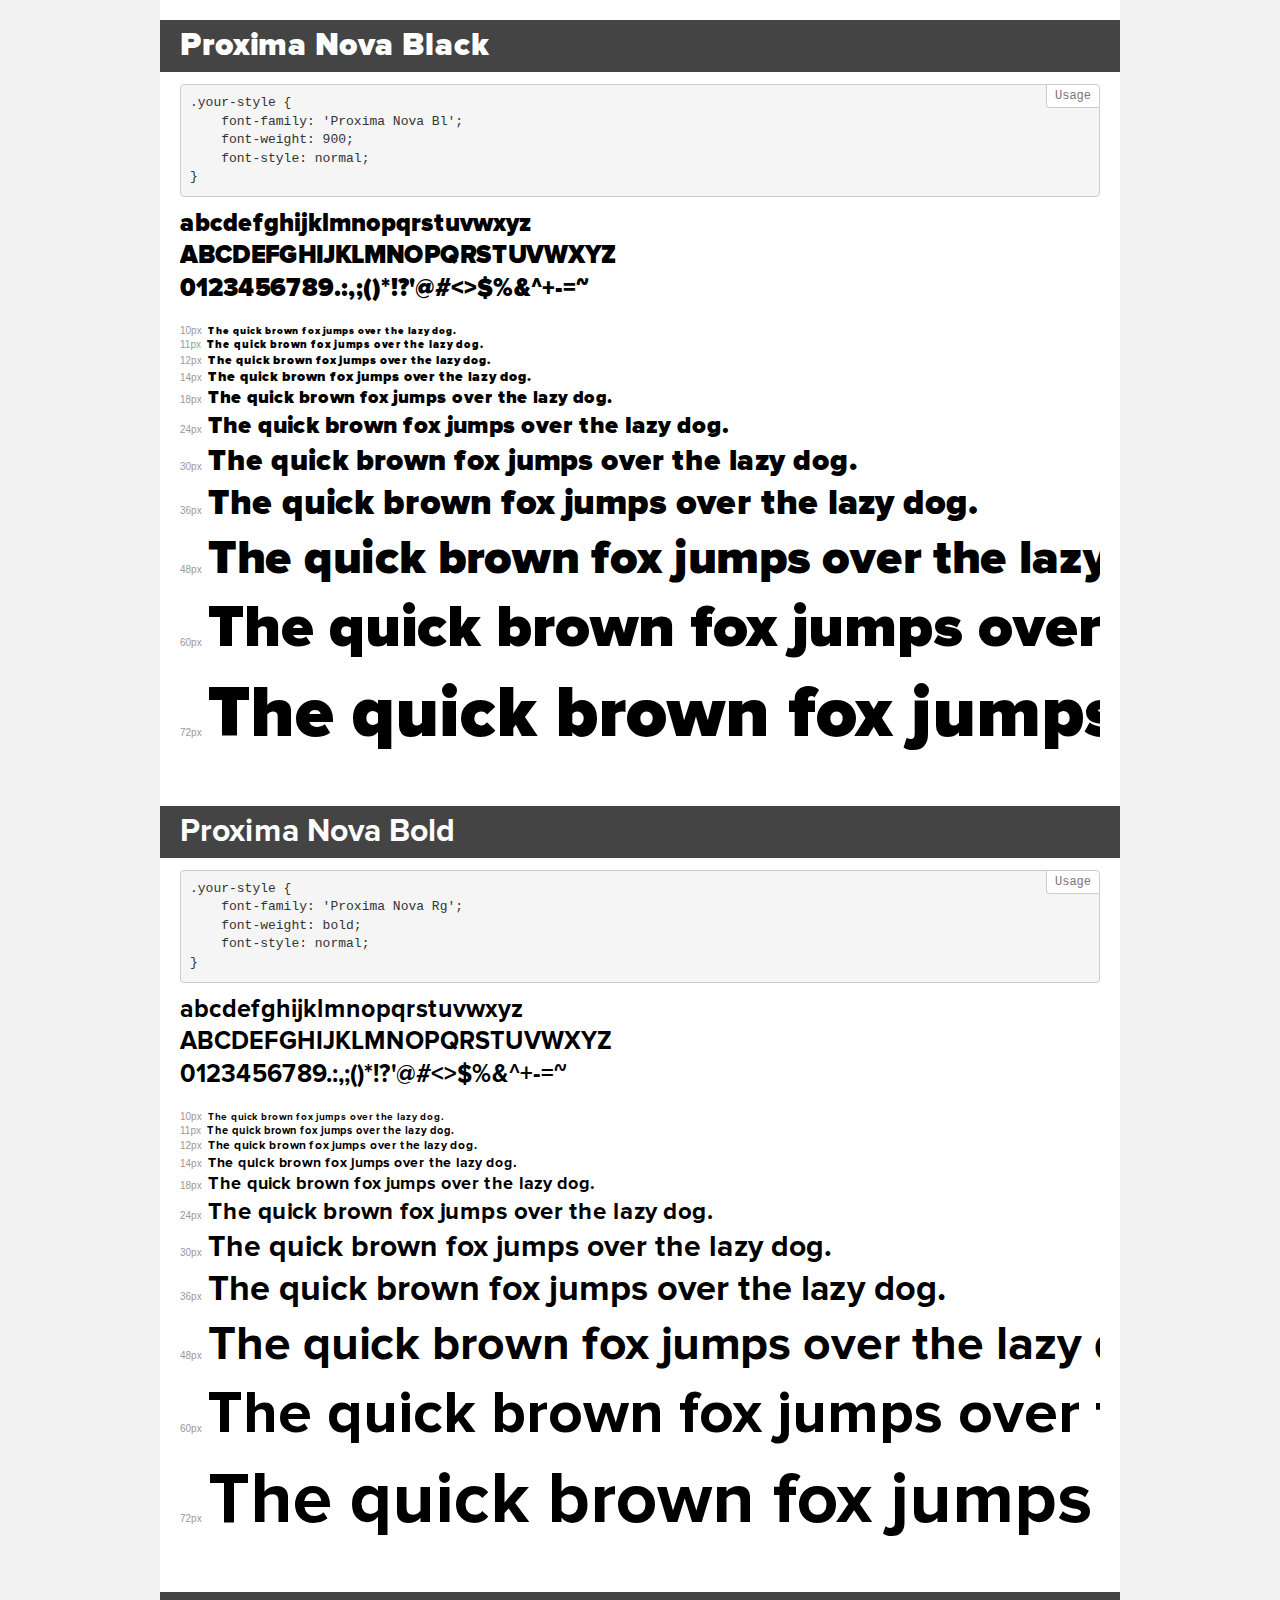
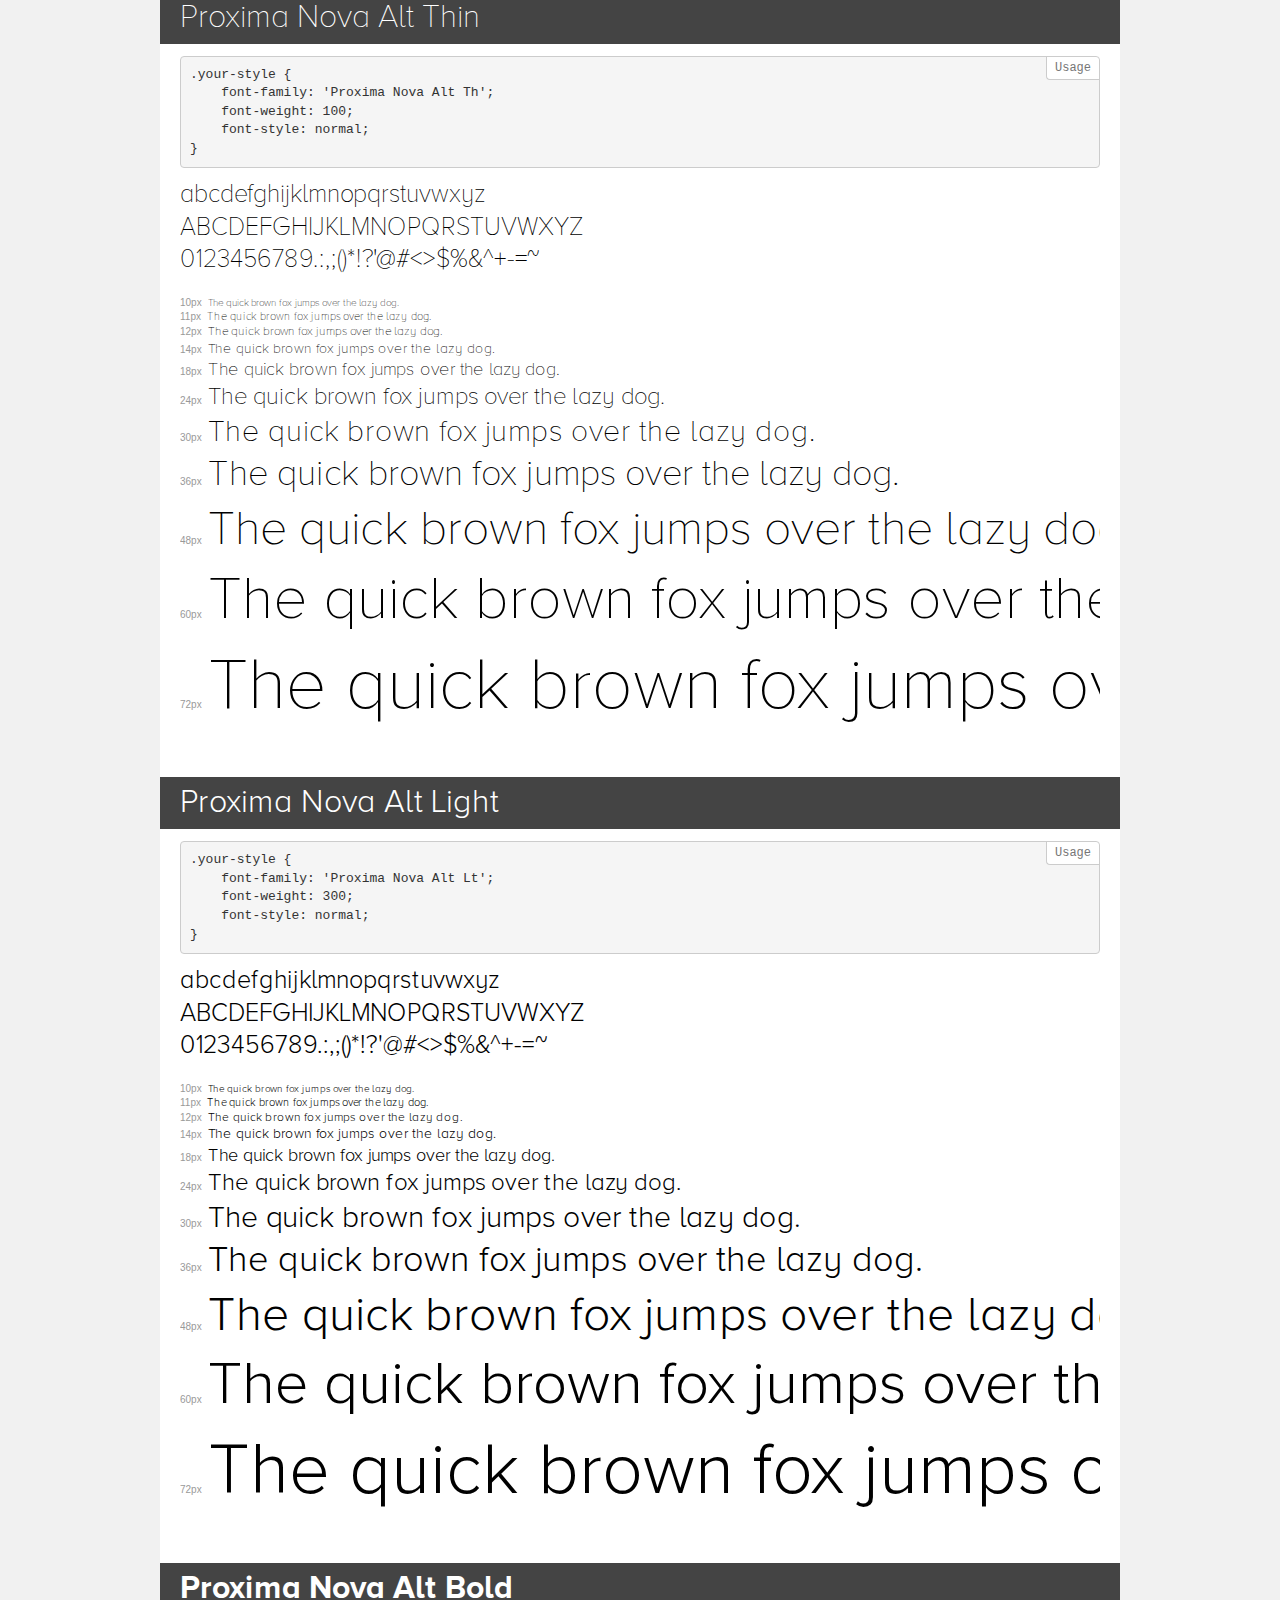
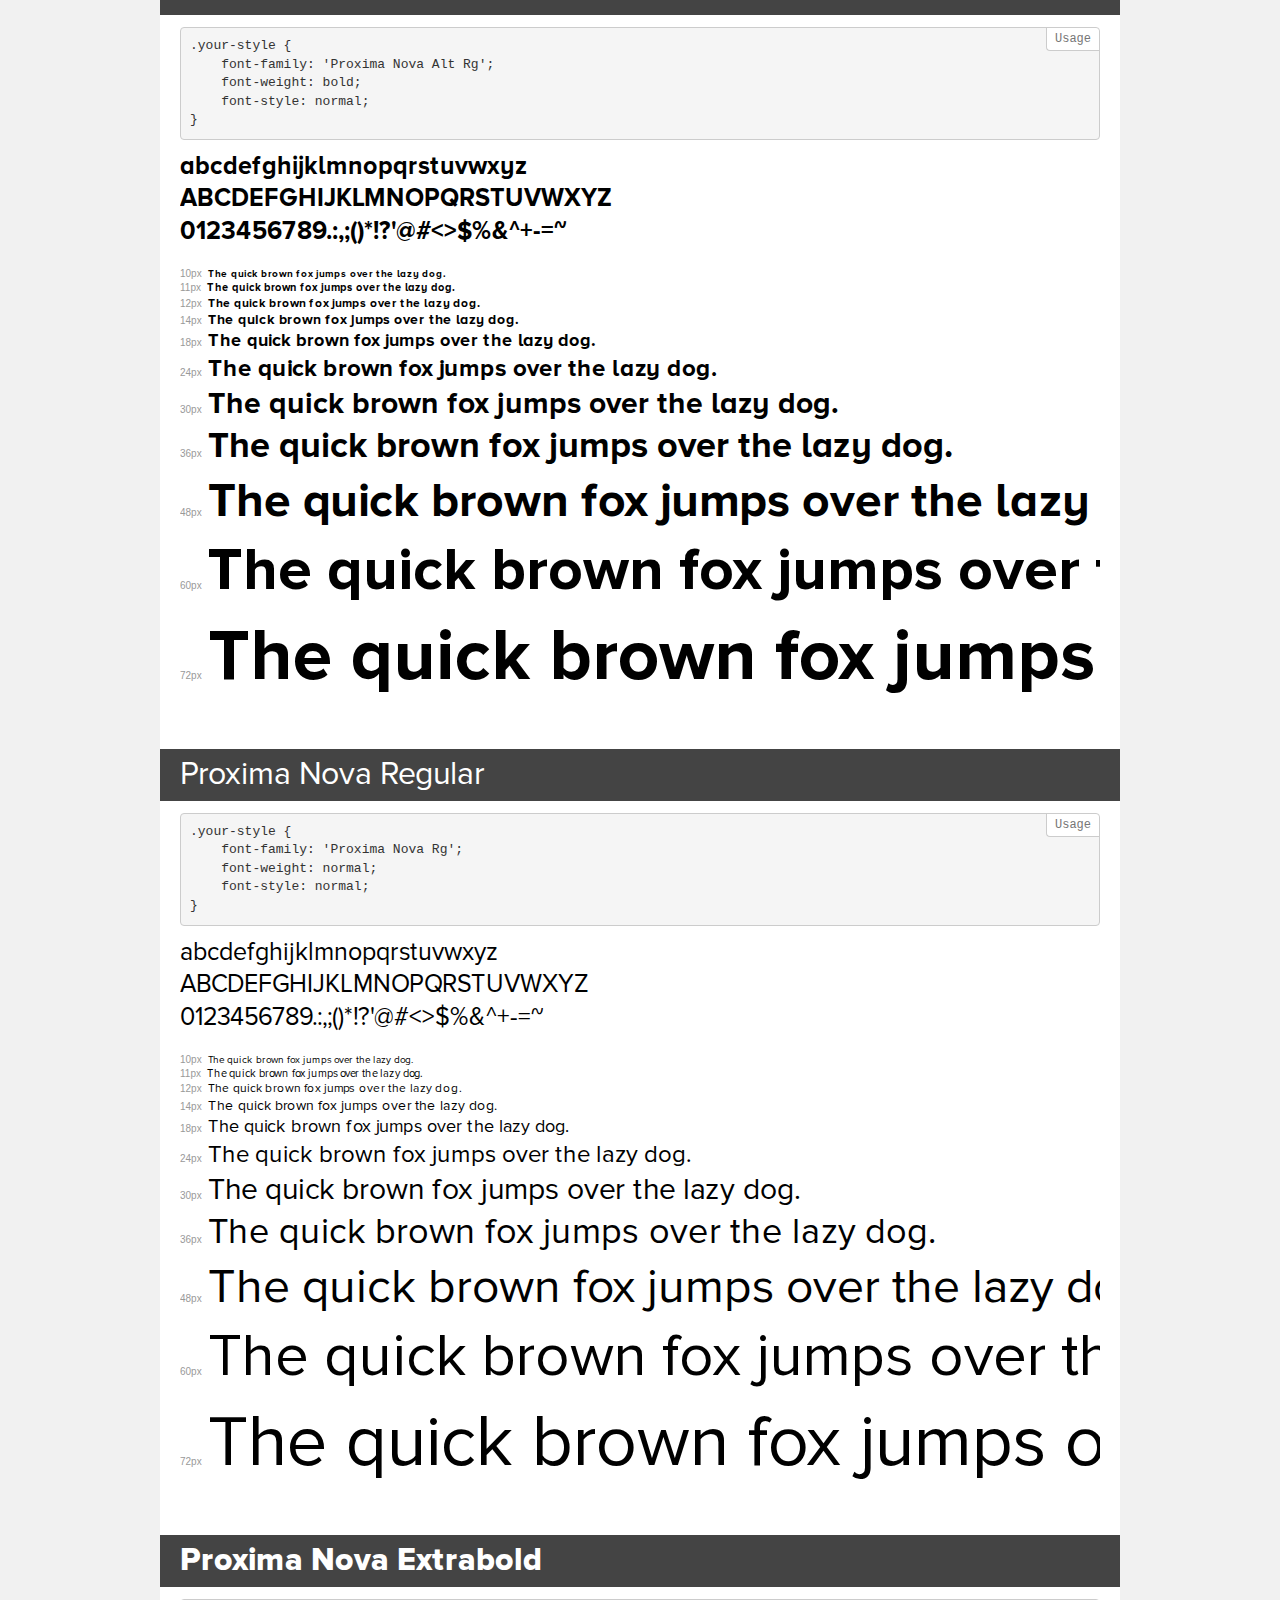
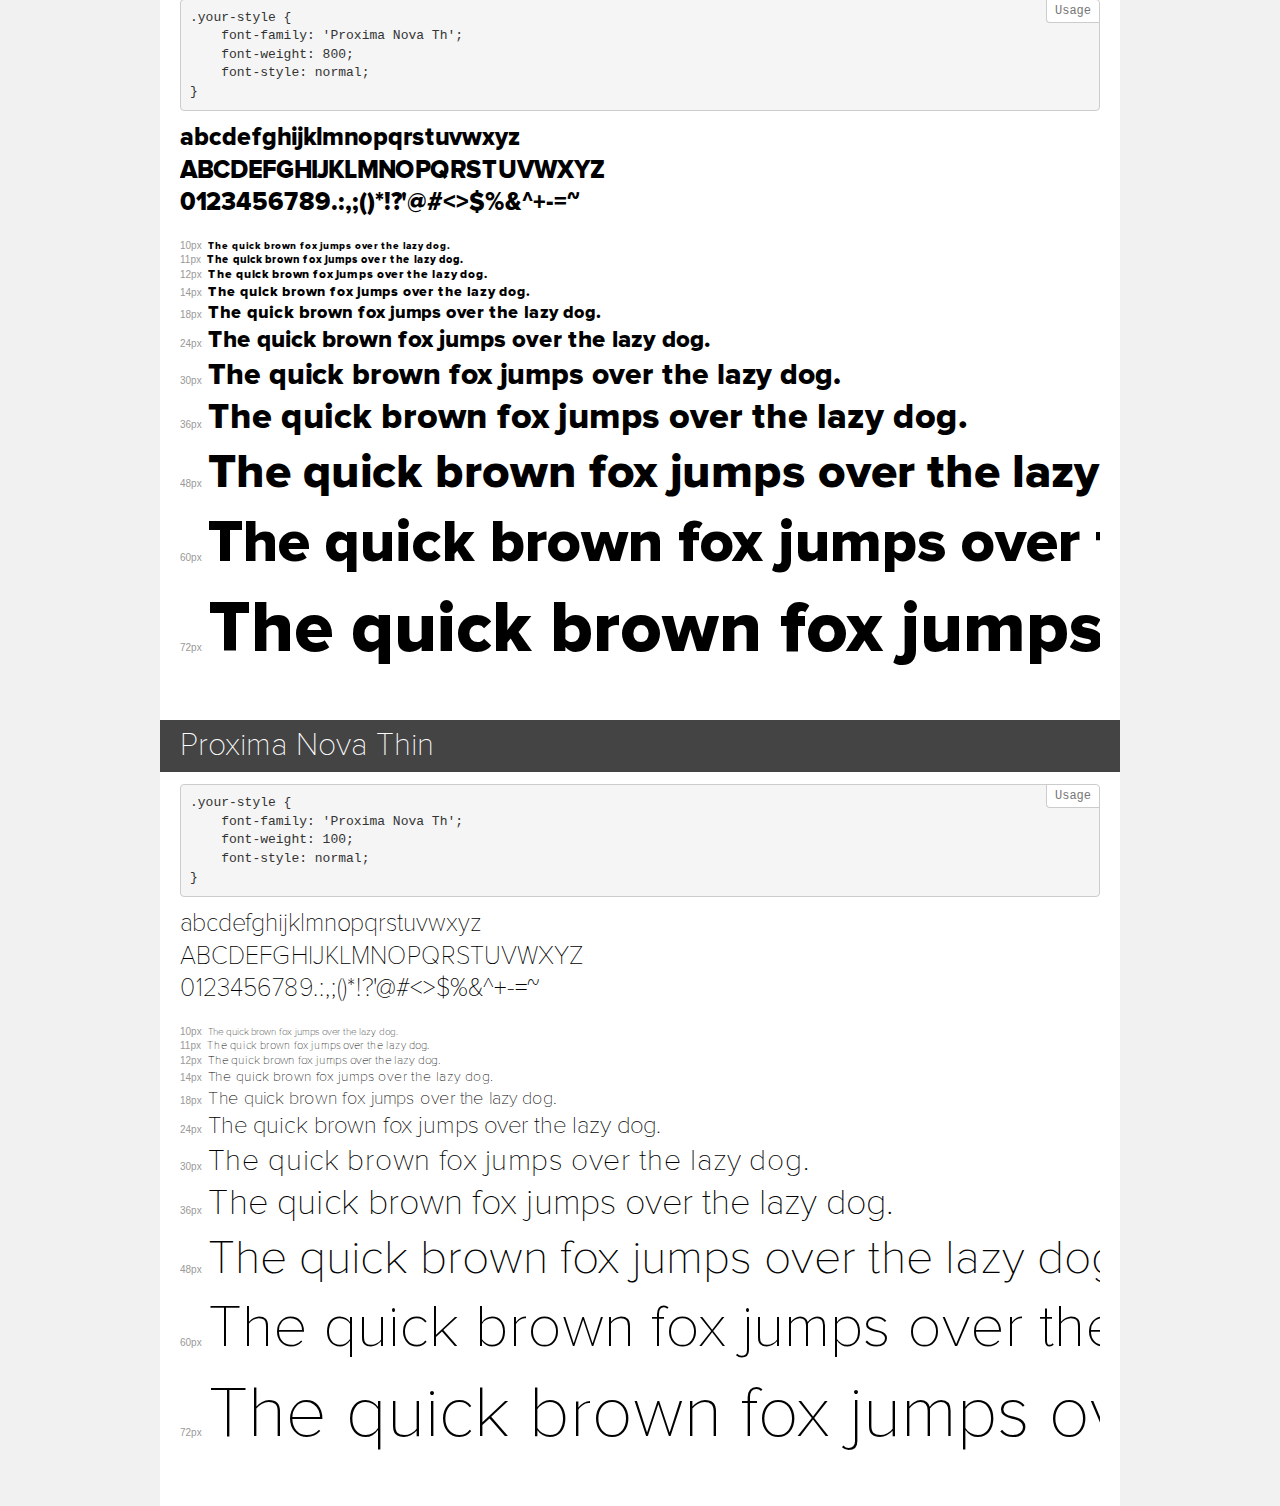
<file: fonts/demo.html>
<!DOCTYPE html>
<html>
<head>
    <meta charset="utf-8">
    <meta http-equiv="X-UA-Compatible" content="IE=edge">
    <meta name="viewport" content="width=device-width, initial-scale=1">
    <meta name="robots" content="noindex, noarchive">
    <meta name="format-detection" content="telephone=no">
    <title>Transfonter demo</title>
    <link href="stylesheet.css" rel="stylesheet">
    <style>
        /*
        http://meyerweb.com/eric/tools/css/reset/
        v2.0 | 20110126
        License: none (public domain)
        */
        html, body, div, span, applet, object, iframe,
        h1, h2, h3, h4, h5, h6, p, blockquote, pre,
        a, abbr, acronym, address, big, cite, code,
        del, dfn, em, img, ins, kbd, q, s, samp,
        small, strike, strong, sub, sup, tt, var,
        b, u, i, center,
        dl, dt, dd, ol, ul, li,
        fieldset, form, label, legend,
        table, caption, tbody, tfoot, thead, tr, th, td,
        article, aside, canvas, details, embed,
        figure, figcaption, footer, header, hgroup,
        menu, nav, output, ruby, section, summary,
        time, mark, audio, video {
            margin: 0;
            padding: 0;
            border: 0;
            font-size: 100%;
            font: inherit;
            vertical-align: baseline;
        }
        /* HTML5 display-role reset for older browsers */
        article, aside, details, figcaption, figure,
        footer, header, hgroup, menu, nav, section {
            display: block;
        }
        body {
            line-height: 1;
        }
        ol, ul {
            list-style: none;
        }
        blockquote, q {
            quotes: none;
        }
        blockquote:before, blockquote:after,
        q:before, q:after {
            content: '';
            content: none;
        }
        table {
            border-collapse: collapse;
            border-spacing: 0;
        }
        /* common styles */
        body {
            background: #f1f1f1;
            color: #000;
        }
        .page {
            background: #fff;
            width: 920px;
            margin: 0 auto;
            padding: 20px 20px 0 20px;
            overflow: hidden;
        }
        .font-container {
            overflow-x: auto;
            overflow-y: hidden;
            margin-bottom: 40px;
            line-height: 1.3;
            white-space: nowrap;
            padding-bottom: 5px;
        }
        h1 {
            position: relative;
            background: #444;
            font-size: 32px;
            color: #fff;
            padding: 10px 20px;
            margin: 0 -20px 12px -20px;
        }
        .letters {
            font-size: 25px;
            margin-bottom: 20px;
        }
        .s10:before {
            content: '10px';
        }
        .s11:before {
            content: '11px';
        }
        .s12:before {
            content: '12px';
        }
        .s14:before {
            content: '14px';
        }
        .s18:before {
            content: '18px';
        }
        .s24:before {
            content: '24px';
        }
        .s30:before {
            content: '30px';
        }
        .s36:before {
            content: '36px';
        }
        .s48:before {
            content: '48px';
        }
        .s60:before {
            content: '60px';
        }
        .s72:before {
            content: '72px';
        }
        .s10:before, .s11:before, .s12:before, .s14:before,
        .s18:before, .s24:before, .s30:before, .s36:before,
        .s48:before, .s60:before, .s72:before {
            font-family: Arial, sans-serif;
            font-size: 10px;
            font-weight: normal;
            font-style: normal;
            color: #999;
            padding-right: 6px;
        }
        pre {
            display: block;
            position: relative;
            padding: 9px;
            margin: 0 0 10px;
            font-family: Monaco, Menlo, Consolas, "Courier New", monospace !important;
            font-size: 13px;
            line-height: 1.428571429;
            color: #333;
            font-weight: normal !important;
            font-style: normal !important;
            background-color: #f5f5f5;
            border: 1px solid #ccc;
            overflow-x: auto;
            border-radius: 4px;
        }
        pre:after {
            display: block;
            position: absolute;
            right: 0;
            top: 0;
            content: 'Usage';
            line-height: 1;
            padding: 5px 8px;
            font-size: 12px;
            color: #767676;
            background-color: #fff;
            border: 1px solid #ccc;
            border-right: none;
            border-top: none;
            border-radius: 0 4px 0 4px;
            z-index: 10;
        }
        /* responsive */
        @media (max-width: 959px) {
            .page {
                width: auto;
                margin: 0;
            }
        }
    </style>
</head>
<body>
<div class="page">
    <div class="demo" style="font-family: 'Proxima Nova Bl'; font-weight: 900; font-style: normal;">
        <h1>Proxima Nova Black</h1>
        <pre>.your-style {
    font-family: 'Proxima Nova Bl';
    font-weight: 900;
    font-style: normal;
}</pre>
        <div class="font-container">
            <p class="letters">
                abcdefghijklmnopqrstuvwxyz<br>
ABCDEFGHIJKLMNOPQRSTUVWXYZ<br>
                0123456789.:,;()*!?'@#<>$%&^+-=~
            </p>
            <p class="s10" style="font-size: 10px;">The quick brown fox jumps over the lazy dog.</p>
            <p class="s11" style="font-size: 11px;">The quick brown fox jumps over the lazy dog.</p>
            <p class="s12" style="font-size: 12px;">The quick brown fox jumps over the lazy dog.</p>
            <p class="s14" style="font-size: 14px;">The quick brown fox jumps over the lazy dog.</p>
            <p class="s18" style="font-size: 18px;">The quick brown fox jumps over the lazy dog.</p>
            <p class="s24" style="font-size: 24px;">The quick brown fox jumps over the lazy dog.</p>
            <p class="s30" style="font-size: 30px;">The quick brown fox jumps over the lazy dog.</p>
            <p class="s36" style="font-size: 36px;">The quick brown fox jumps over the lazy dog.</p>
            <p class="s48" style="font-size: 48px;">The quick brown fox jumps over the lazy dog.</p>
            <p class="s60" style="font-size: 60px;">The quick brown fox jumps over the lazy dog.</p>
            <p class="s72" style="font-size: 72px;">The quick brown fox jumps over the lazy dog.</p>
        </div>
    </div>
    <div class="demo" style="font-family: 'Proxima Nova Rg'; font-weight: bold; font-style: normal;">
        <h1>Proxima Nova Bold</h1>
        <pre>.your-style {
    font-family: 'Proxima Nova Rg';
    font-weight: bold;
    font-style: normal;
}</pre>
        <div class="font-container">
            <p class="letters">
                abcdefghijklmnopqrstuvwxyz<br>
ABCDEFGHIJKLMNOPQRSTUVWXYZ<br>
                0123456789.:,;()*!?'@#<>$%&^+-=~
            </p>
            <p class="s10" style="font-size: 10px;">The quick brown fox jumps over the lazy dog.</p>
            <p class="s11" style="font-size: 11px;">The quick brown fox jumps over the lazy dog.</p>
            <p class="s12" style="font-size: 12px;">The quick brown fox jumps over the lazy dog.</p>
            <p class="s14" style="font-size: 14px;">The quick brown fox jumps over the lazy dog.</p>
            <p class="s18" style="font-size: 18px;">The quick brown fox jumps over the lazy dog.</p>
            <p class="s24" style="font-size: 24px;">The quick brown fox jumps over the lazy dog.</p>
            <p class="s30" style="font-size: 30px;">The quick brown fox jumps over the lazy dog.</p>
            <p class="s36" style="font-size: 36px;">The quick brown fox jumps over the lazy dog.</p>
            <p class="s48" style="font-size: 48px;">The quick brown fox jumps over the lazy dog.</p>
            <p class="s60" style="font-size: 60px;">The quick brown fox jumps over the lazy dog.</p>
            <p class="s72" style="font-size: 72px;">The quick brown fox jumps over the lazy dog.</p>
        </div>
    </div>
    <div class="demo" style="font-family: 'Proxima Nova Alt Th'; font-weight: 100; font-style: normal;">
        <h1>Proxima Nova Alt Thin</h1>
        <pre>.your-style {
    font-family: 'Proxima Nova Alt Th';
    font-weight: 100;
    font-style: normal;
}</pre>
        <div class="font-container">
            <p class="letters">
                abcdefghijklmnopqrstuvwxyz<br>
ABCDEFGHIJKLMNOPQRSTUVWXYZ<br>
                0123456789.:,;()*!?'@#<>$%&^+-=~
            </p>
            <p class="s10" style="font-size: 10px;">The quick brown fox jumps over the lazy dog.</p>
            <p class="s11" style="font-size: 11px;">The quick brown fox jumps over the lazy dog.</p>
            <p class="s12" style="font-size: 12px;">The quick brown fox jumps over the lazy dog.</p>
            <p class="s14" style="font-size: 14px;">The quick brown fox jumps over the lazy dog.</p>
            <p class="s18" style="font-size: 18px;">The quick brown fox jumps over the lazy dog.</p>
            <p class="s24" style="font-size: 24px;">The quick brown fox jumps over the lazy dog.</p>
            <p class="s30" style="font-size: 30px;">The quick brown fox jumps over the lazy dog.</p>
            <p class="s36" style="font-size: 36px;">The quick brown fox jumps over the lazy dog.</p>
            <p class="s48" style="font-size: 48px;">The quick brown fox jumps over the lazy dog.</p>
            <p class="s60" style="font-size: 60px;">The quick brown fox jumps over the lazy dog.</p>
            <p class="s72" style="font-size: 72px;">The quick brown fox jumps over the lazy dog.</p>
        </div>
    </div>
    <div class="demo" style="font-family: 'Proxima Nova Alt Lt'; font-weight: 300; font-style: normal;">
        <h1>Proxima Nova Alt Light</h1>
        <pre>.your-style {
    font-family: 'Proxima Nova Alt Lt';
    font-weight: 300;
    font-style: normal;
}</pre>
        <div class="font-container">
            <p class="letters">
                abcdefghijklmnopqrstuvwxyz<br>
ABCDEFGHIJKLMNOPQRSTUVWXYZ<br>
                0123456789.:,;()*!?'@#<>$%&^+-=~
            </p>
            <p class="s10" style="font-size: 10px;">The quick brown fox jumps over the lazy dog.</p>
            <p class="s11" style="font-size: 11px;">The quick brown fox jumps over the lazy dog.</p>
            <p class="s12" style="font-size: 12px;">The quick brown fox jumps over the lazy dog.</p>
            <p class="s14" style="font-size: 14px;">The quick brown fox jumps over the lazy dog.</p>
            <p class="s18" style="font-size: 18px;">The quick brown fox jumps over the lazy dog.</p>
            <p class="s24" style="font-size: 24px;">The quick brown fox jumps over the lazy dog.</p>
            <p class="s30" style="font-size: 30px;">The quick brown fox jumps over the lazy dog.</p>
            <p class="s36" style="font-size: 36px;">The quick brown fox jumps over the lazy dog.</p>
            <p class="s48" style="font-size: 48px;">The quick brown fox jumps over the lazy dog.</p>
            <p class="s60" style="font-size: 60px;">The quick brown fox jumps over the lazy dog.</p>
            <p class="s72" style="font-size: 72px;">The quick brown fox jumps over the lazy dog.</p>
        </div>
    </div>
    <div class="demo" style="font-family: 'Proxima Nova Alt Rg'; font-weight: bold; font-style: normal;">
        <h1>Proxima Nova Alt Bold</h1>
        <pre>.your-style {
    font-family: 'Proxima Nova Alt Rg';
    font-weight: bold;
    font-style: normal;
}</pre>
        <div class="font-container">
            <p class="letters">
                abcdefghijklmnopqrstuvwxyz<br>
ABCDEFGHIJKLMNOPQRSTUVWXYZ<br>
                0123456789.:,;()*!?'@#<>$%&^+-=~
            </p>
            <p class="s10" style="font-size: 10px;">The quick brown fox jumps over the lazy dog.</p>
            <p class="s11" style="font-size: 11px;">The quick brown fox jumps over the lazy dog.</p>
            <p class="s12" style="font-size: 12px;">The quick brown fox jumps over the lazy dog.</p>
            <p class="s14" style="font-size: 14px;">The quick brown fox jumps over the lazy dog.</p>
            <p class="s18" style="font-size: 18px;">The quick brown fox jumps over the lazy dog.</p>
            <p class="s24" style="font-size: 24px;">The quick brown fox jumps over the lazy dog.</p>
            <p class="s30" style="font-size: 30px;">The quick brown fox jumps over the lazy dog.</p>
            <p class="s36" style="font-size: 36px;">The quick brown fox jumps over the lazy dog.</p>
            <p class="s48" style="font-size: 48px;">The quick brown fox jumps over the lazy dog.</p>
            <p class="s60" style="font-size: 60px;">The quick brown fox jumps over the lazy dog.</p>
            <p class="s72" style="font-size: 72px;">The quick brown fox jumps over the lazy dog.</p>
        </div>
    </div>
    <div class="demo" style="font-family: 'Proxima Nova Rg'; font-weight: normal; font-style: normal;">
        <h1>Proxima Nova Regular</h1>
        <pre>.your-style {
    font-family: 'Proxima Nova Rg';
    font-weight: normal;
    font-style: normal;
}</pre>
        <div class="font-container">
            <p class="letters">
                abcdefghijklmnopqrstuvwxyz<br>
ABCDEFGHIJKLMNOPQRSTUVWXYZ<br>
                0123456789.:,;()*!?'@#<>$%&^+-=~
            </p>
            <p class="s10" style="font-size: 10px;">The quick brown fox jumps over the lazy dog.</p>
            <p class="s11" style="font-size: 11px;">The quick brown fox jumps over the lazy dog.</p>
            <p class="s12" style="font-size: 12px;">The quick brown fox jumps over the lazy dog.</p>
            <p class="s14" style="font-size: 14px;">The quick brown fox jumps over the lazy dog.</p>
            <p class="s18" style="font-size: 18px;">The quick brown fox jumps over the lazy dog.</p>
            <p class="s24" style="font-size: 24px;">The quick brown fox jumps over the lazy dog.</p>
            <p class="s30" style="font-size: 30px;">The quick brown fox jumps over the lazy dog.</p>
            <p class="s36" style="font-size: 36px;">The quick brown fox jumps over the lazy dog.</p>
            <p class="s48" style="font-size: 48px;">The quick brown fox jumps over the lazy dog.</p>
            <p class="s60" style="font-size: 60px;">The quick brown fox jumps over the lazy dog.</p>
            <p class="s72" style="font-size: 72px;">The quick brown fox jumps over the lazy dog.</p>
        </div>
    </div>
    <div class="demo" style="font-family: 'Proxima Nova Th'; font-weight: 800; font-style: normal;">
        <h1>Proxima Nova Extrabold</h1>
        <pre>.your-style {
    font-family: 'Proxima Nova Th';
    font-weight: 800;
    font-style: normal;
}</pre>
        <div class="font-container">
            <p class="letters">
                abcdefghijklmnopqrstuvwxyz<br>
ABCDEFGHIJKLMNOPQRSTUVWXYZ<br>
                0123456789.:,;()*!?'@#<>$%&^+-=~
            </p>
            <p class="s10" style="font-size: 10px;">The quick brown fox jumps over the lazy dog.</p>
            <p class="s11" style="font-size: 11px;">The quick brown fox jumps over the lazy dog.</p>
            <p class="s12" style="font-size: 12px;">The quick brown fox jumps over the lazy dog.</p>
            <p class="s14" style="font-size: 14px;">The quick brown fox jumps over the lazy dog.</p>
            <p class="s18" style="font-size: 18px;">The quick brown fox jumps over the lazy dog.</p>
            <p class="s24" style="font-size: 24px;">The quick brown fox jumps over the lazy dog.</p>
            <p class="s30" style="font-size: 30px;">The quick brown fox jumps over the lazy dog.</p>
            <p class="s36" style="font-size: 36px;">The quick brown fox jumps over the lazy dog.</p>
            <p class="s48" style="font-size: 48px;">The quick brown fox jumps over the lazy dog.</p>
            <p class="s60" style="font-size: 60px;">The quick brown fox jumps over the lazy dog.</p>
            <p class="s72" style="font-size: 72px;">The quick brown fox jumps over the lazy dog.</p>
        </div>
    </div>
    <div class="demo" style="font-family: 'Proxima Nova Th'; font-weight: 100; font-style: normal;">
        <h1>Proxima Nova Thin</h1>
        <pre>.your-style {
    font-family: 'Proxima Nova Th';
    font-weight: 100;
    font-style: normal;
}</pre>
        <div class="font-container">
            <p class="letters">
                abcdefghijklmnopqrstuvwxyz<br>
ABCDEFGHIJKLMNOPQRSTUVWXYZ<br>
                0123456789.:,;()*!?'@#<>$%&^+-=~
            </p>
            <p class="s10" style="font-size: 10px;">The quick brown fox jumps over the lazy dog.</p>
            <p class="s11" style="font-size: 11px;">The quick brown fox jumps over the lazy dog.</p>
            <p class="s12" style="font-size: 12px;">The quick brown fox jumps over the lazy dog.</p>
            <p class="s14" style="font-size: 14px;">The quick brown fox jumps over the lazy dog.</p>
            <p class="s18" style="font-size: 18px;">The quick brown fox jumps over the lazy dog.</p>
            <p class="s24" style="font-size: 24px;">The quick brown fox jumps over the lazy dog.</p>
            <p class="s30" style="font-size: 30px;">The quick brown fox jumps over the lazy dog.</p>
            <p class="s36" style="font-size: 36px;">The quick brown fox jumps over the lazy dog.</p>
            <p class="s48" style="font-size: 48px;">The quick brown fox jumps over the lazy dog.</p>
            <p class="s60" style="font-size: 60px;">The quick brown fox jumps over the lazy dog.</p>
            <p class="s72" style="font-size: 72px;">The quick brown fox jumps over the lazy dog.</p>
        </div>
    </div>
</div>
</body>
</html>
</file>
<file: fonts/stylesheet.css>
@font-face {
    font-family: 'Proxima Nova Bl';
    src: url('ProximaNova-Black.eot');
    src: url('ProximaNova-Black.eot?#iefix') format('embedded-opentype'),
        url('ProximaNova-Black.woff2') format('woff2'),
        url('ProximaNova-Black.woff') format('woff'),
        url('ProximaNova-Black.ttf') format('truetype'),
        url('ProximaNova-Black.svg#ProximaNova-Black') format('svg');
    font-weight: 900;
    font-style: normal;
}

@font-face {
    font-family: 'Proxima Nova Rg';
    src: url('ProximaNova-Bold.eot');
    src: url('ProximaNova-Bold.eot?#iefix') format('embedded-opentype'),
        url('ProximaNova-Bold.woff2') format('woff2'),
        url('ProximaNova-Bold.woff') format('woff'),
        url('ProximaNova-Bold.ttf') format('truetype'),
        url('ProximaNova-Bold.svg#ProximaNova-Bold') format('svg');
    font-weight: bold;
    font-style: normal;
}

@font-face {
    font-family: 'Proxima Nova Alt Th';
    src: url('ProximaNovaA-Thin.eot');
    src: url('ProximaNovaA-Thin.eot?#iefix') format('embedded-opentype'),
        url('ProximaNovaA-Thin.woff2') format('woff2'),
        url('ProximaNovaA-Thin.woff') format('woff'),
        url('ProximaNovaA-Thin.ttf') format('truetype'),
        url('ProximaNovaA-Thin.svg#ProximaNovaA-Thin') format('svg');
    font-weight: 100;
    font-style: normal;
}

@font-face {
    font-family: 'Proxima Nova Alt Lt';
    src: url('ProximaNovaA-Light.eot');
    src: url('ProximaNovaA-Light.eot?#iefix') format('embedded-opentype'),
        url('ProximaNovaA-Light.woff2') format('woff2'),
        url('ProximaNovaA-Light.woff') format('woff'),
        url('ProximaNovaA-Light.ttf') format('truetype'),
        url('ProximaNovaA-Light.svg#ProximaNovaA-Light') format('svg');
    font-weight: 300;
    font-style: normal;
}

@font-face {
    font-family: 'Proxima Nova Alt Rg';
    src: url('ProximaNovaA-Bold.eot');
    src: url('ProximaNovaA-Bold.eot?#iefix') format('embedded-opentype'),
        url('ProximaNovaA-Bold.woff2') format('woff2'),
        url('ProximaNovaA-Bold.woff') format('woff'),
        url('ProximaNovaA-Bold.ttf') format('truetype'),
        url('ProximaNovaA-Bold.svg#ProximaNovaA-Bold') format('svg');
    font-weight: bold;
    font-style: normal;
}

@font-face {
    font-family: 'Proxima Nova Rg';
    src: url('ProximaNova-Regular.eot');
    src: url('ProximaNova-Regular.eot?#iefix') format('embedded-opentype'),
        url('ProximaNova-Regular.woff2') format('woff2'),
        url('ProximaNova-Regular.woff') format('woff'),
        url('ProximaNova-Regular.ttf') format('truetype'),
        url('ProximaNova-Regular.svg#ProximaNova-Regular') format('svg');
    font-weight: normal;
    font-style: normal;
}

@font-face {
    font-family: 'Proxima Nova Th';
    src: url('ProximaNova-Extrabld.eot');
    src: url('ProximaNova-Extrabld.eot?#iefix') format('embedded-opentype'),
        url('ProximaNova-Extrabld.woff2') format('woff2'),
        url('ProximaNova-Extrabld.woff') format('woff'),
        url('ProximaNova-Extrabld.ttf') format('truetype'),
        url('ProximaNova-Extrabld.svg#ProximaNova-Extrabld') format('svg');
    font-weight: 800;
    font-style: normal;
}

@font-face {
    font-family: 'Proxima Nova Th';
    src: url('ProximaNovaT-Thin.eot');
    src: url('ProximaNovaT-Thin.eot?#iefix') format('embedded-opentype'),
        url('ProximaNovaT-Thin.woff2') format('woff2'),
        url('ProximaNovaT-Thin.woff') format('woff'),
        url('ProximaNovaT-Thin.ttf') format('truetype'),
        url('ProximaNovaT-Thin.svg#ProximaNovaT-Thin') format('svg');
    font-weight: 100;
    font-style: normal;
}
</file>
